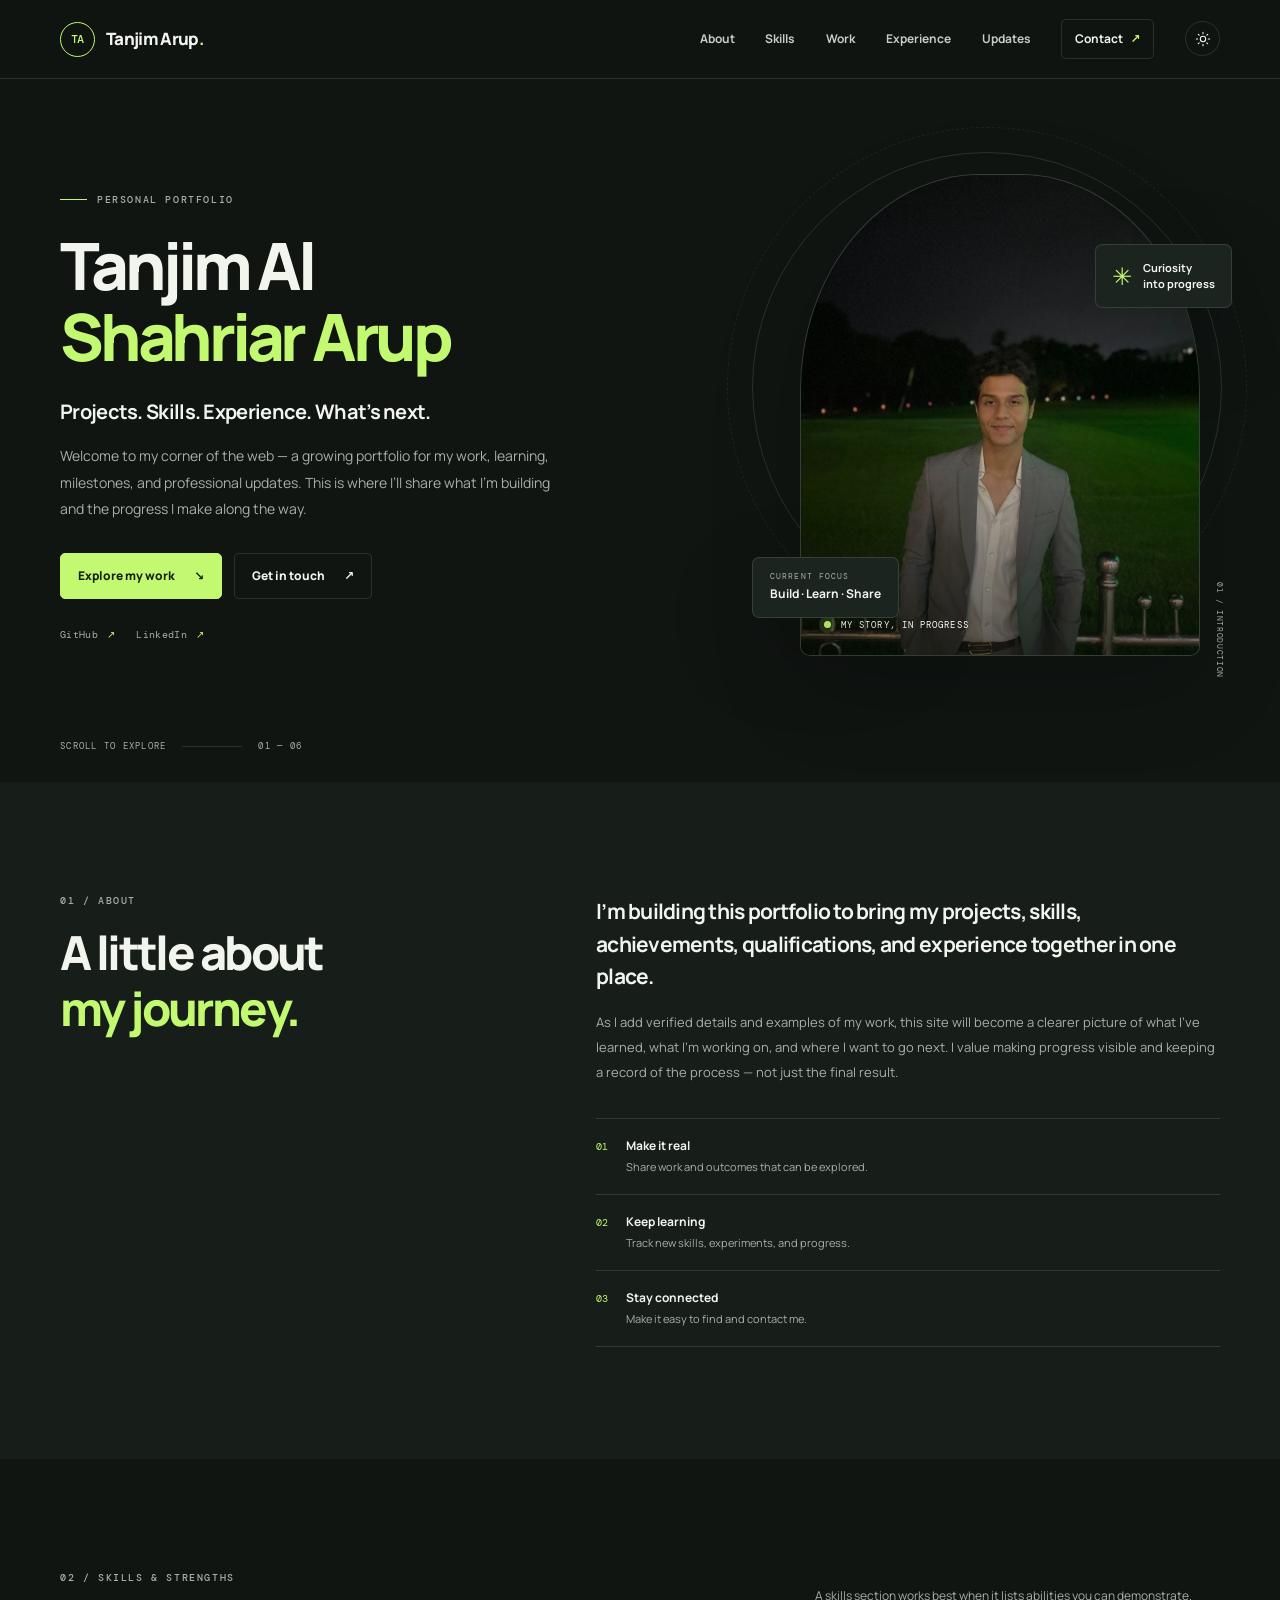
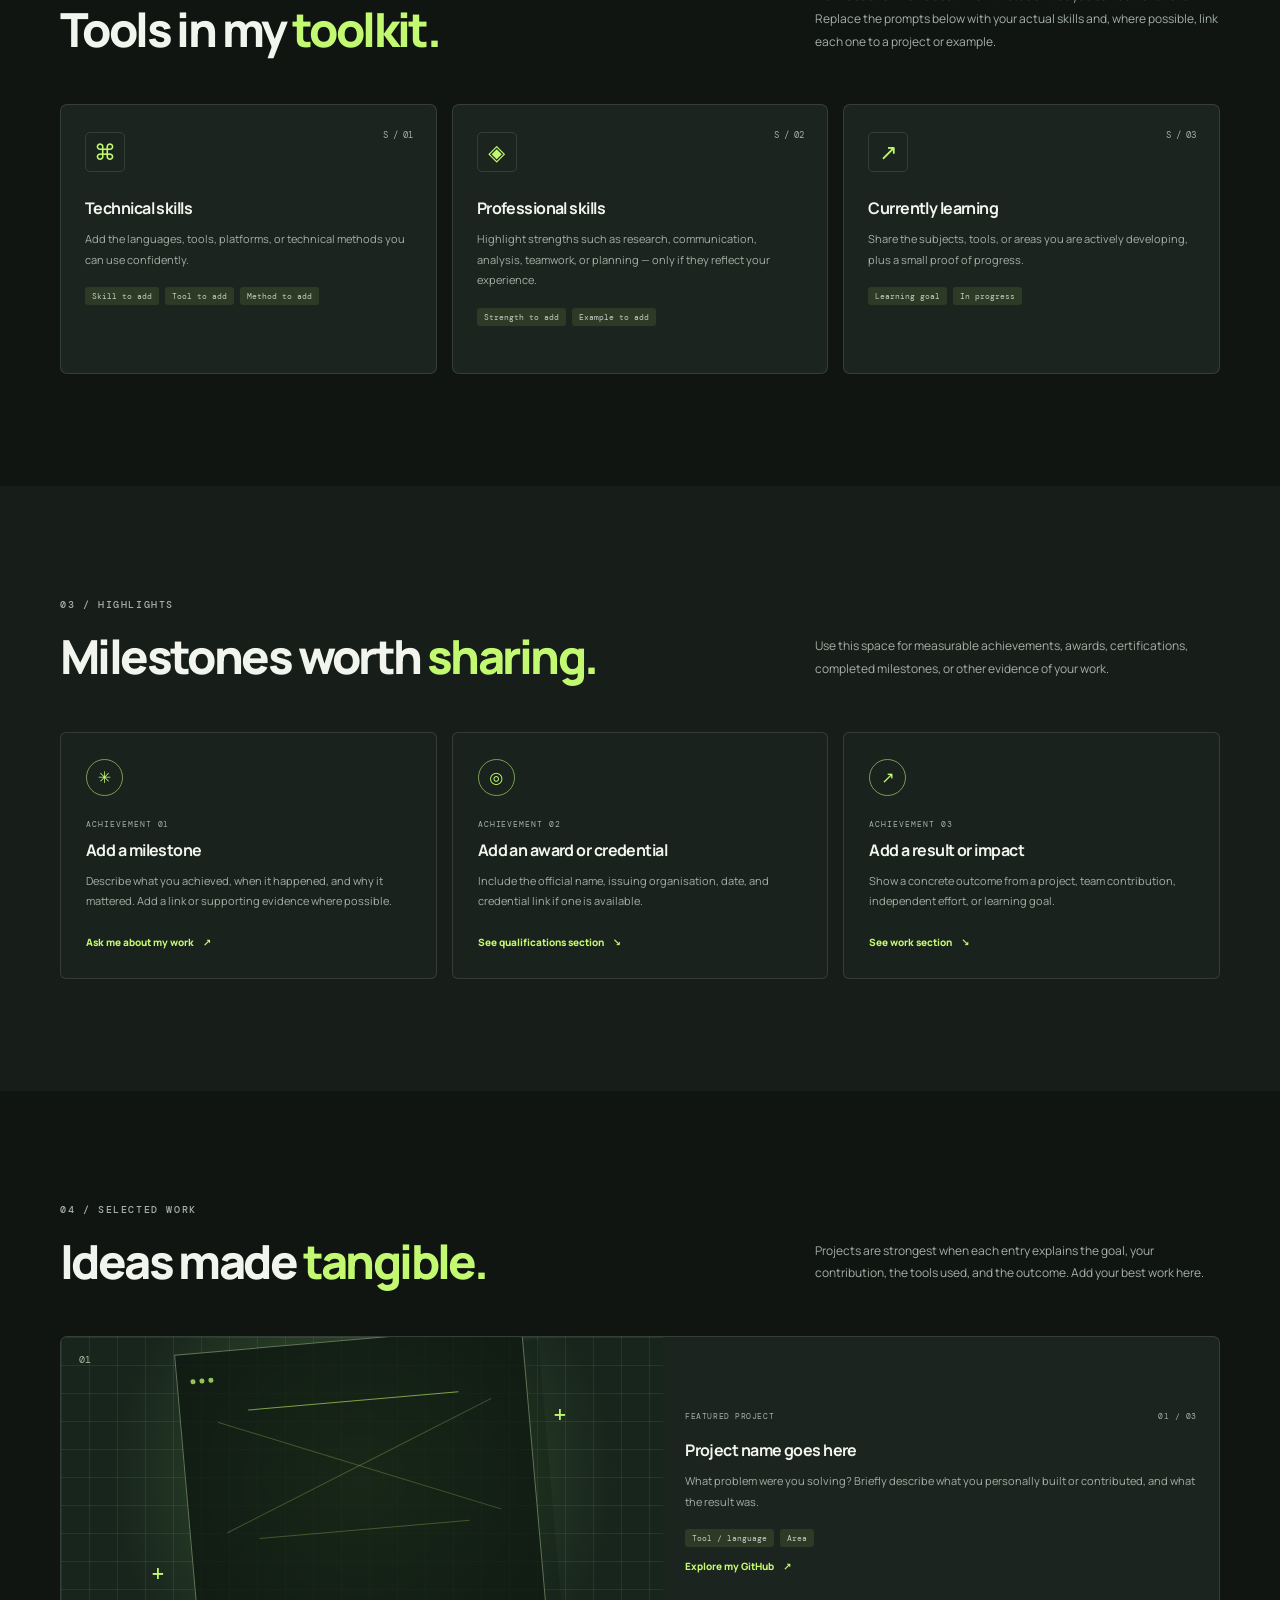
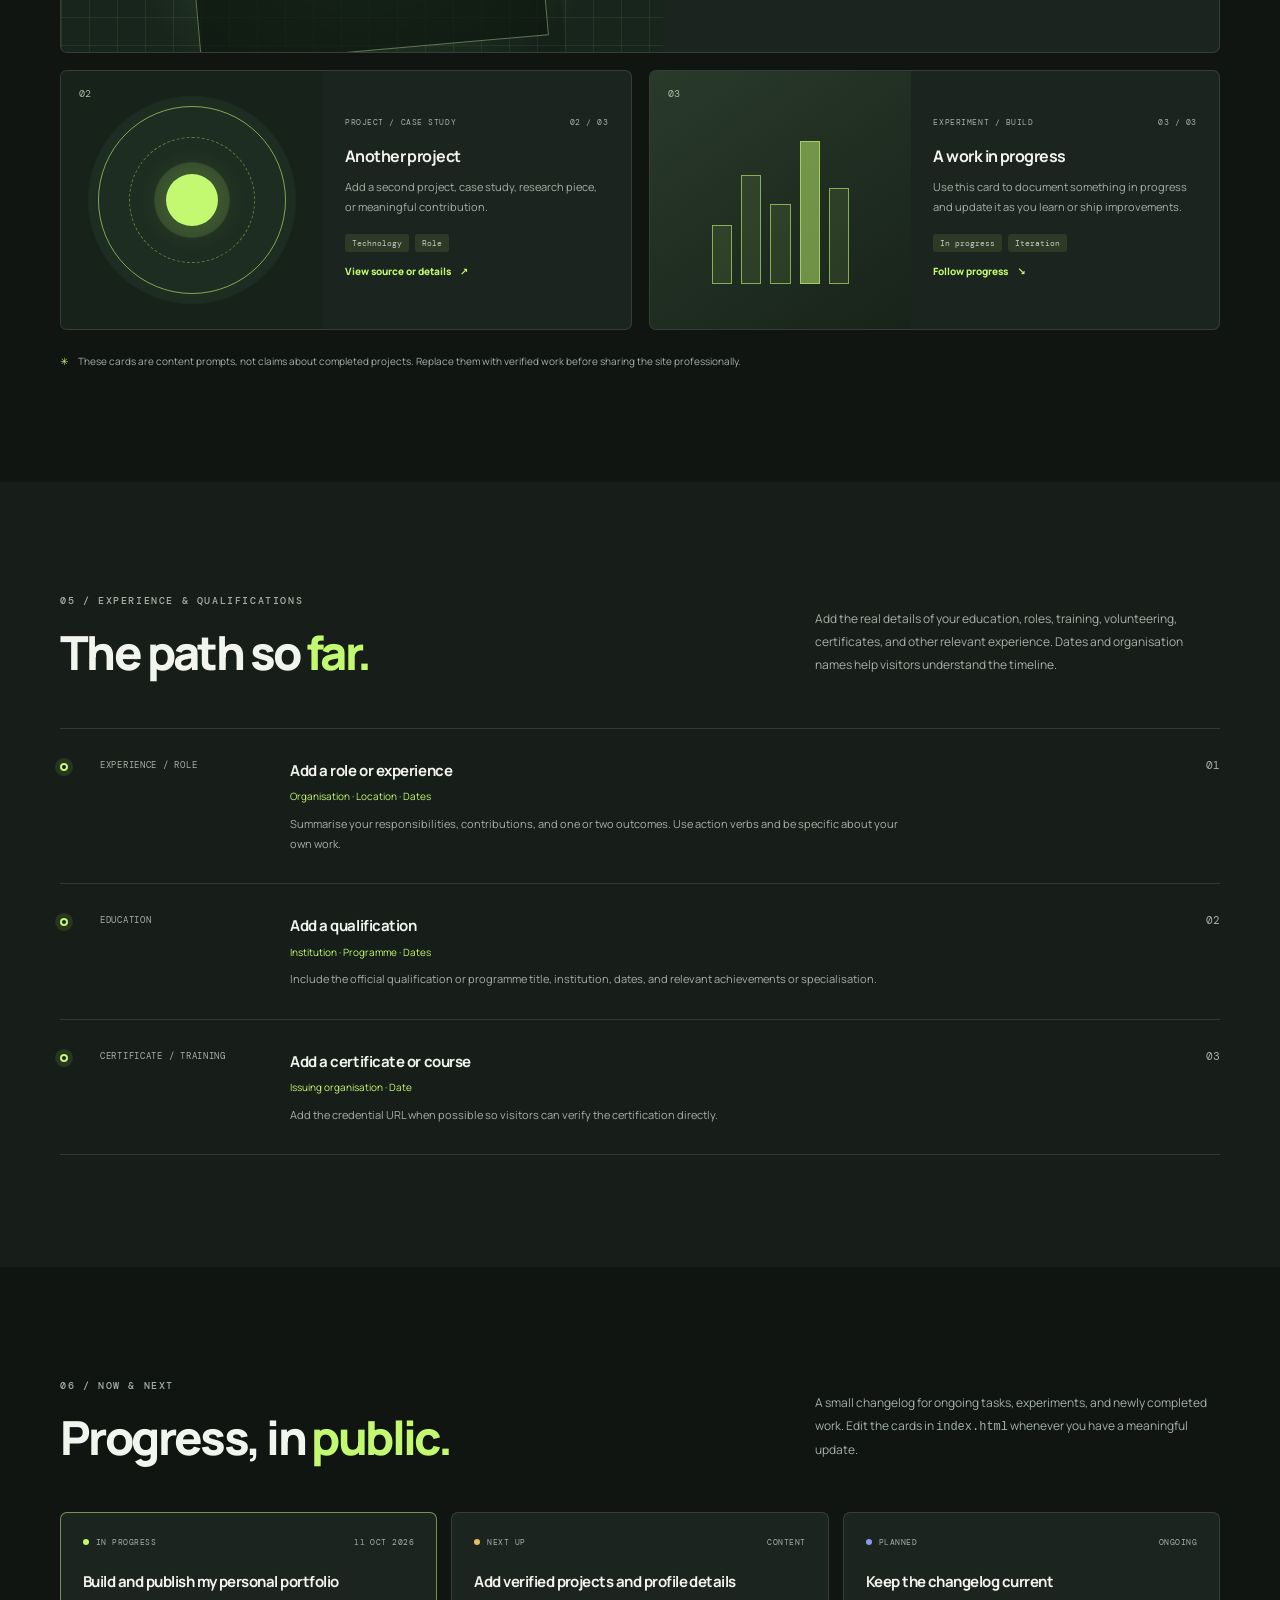
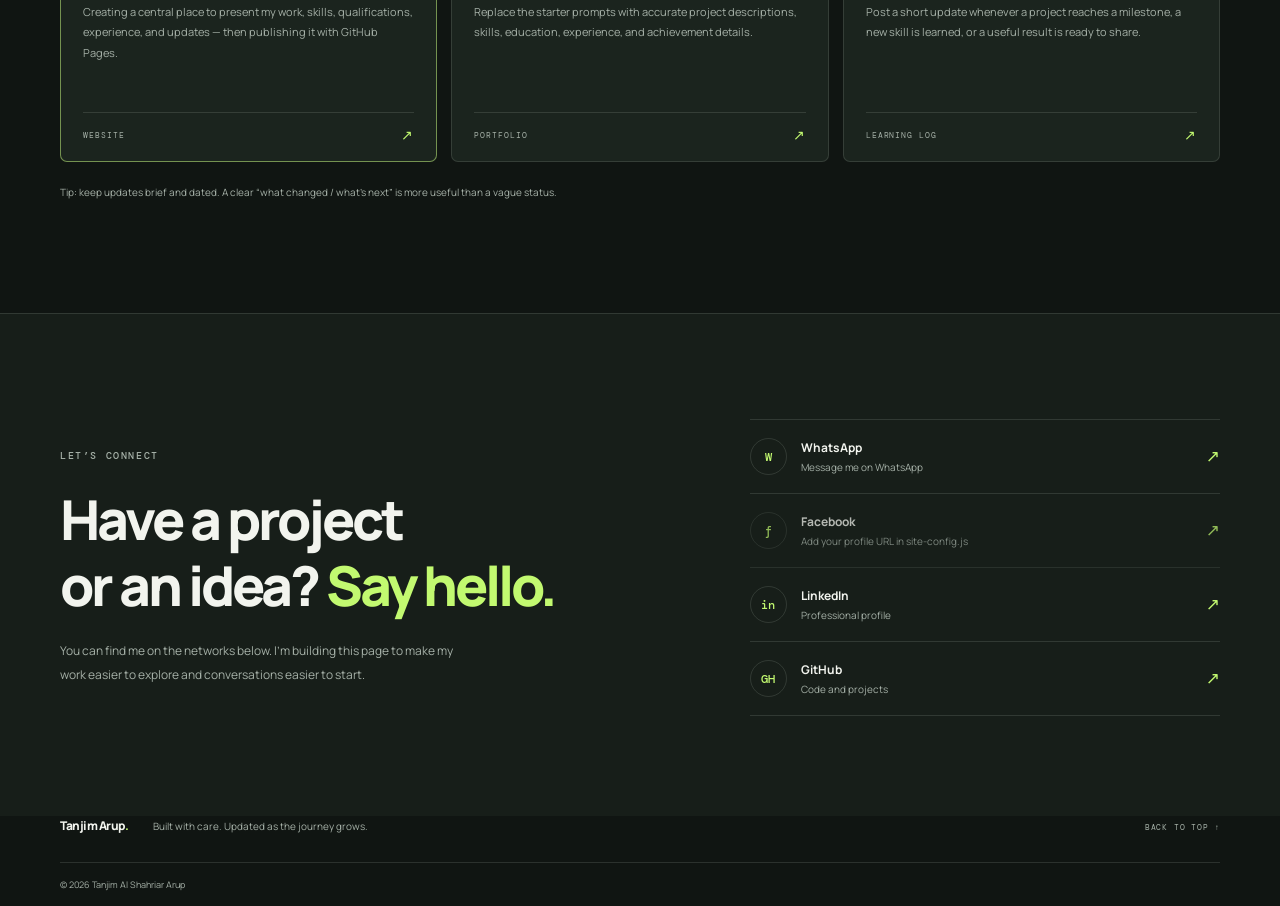
<file: index.html>
<!doctype html>
<html lang="en">
<head>
  <meta charset="utf-8">
  <meta name="viewport" content="width=device-width, initial-scale=1">
  <meta name="color-scheme" content="dark light">
  <meta name="theme-color" content="#101512">
  <meta name="author" content="Tanjim Al Shahriar Arup">
  <meta name="description" content="The personal portfolio of Tanjim Al Shahriar Arup — a central place to explore projects, skills, achievements, qualifications, experience, and professional updates.">
  <meta name="robots" content="index, follow, max-image-preview:large, max-snippet:-1, max-video-preview:-1">
  <meta name="keywords" content="Tanjim Al Shahriar Arup, Tanjim Arup, portfolio, projects, skills, achievements, experience, qualifications">
  <link rel="canonical" href="https://tanjimarup.github.io/">
  <link rel="icon" href="./assets/favicon.svg" type="image/svg+xml">
  <link rel="preload" as="image" href="./assets/profile.webp" fetchpriority="high">
  <link rel="stylesheet" href="./assets/styles.css">

  <title>Tanjim Al Shahriar Arup | Personal Portfolio</title>

  <!-- Open Graph: used for link previews in social platforms and messaging apps. -->
  <meta property="og:type" content="website">
  <meta property="og:locale" content="en_MY">
  <meta property="og:site_name" content="Tanjim Al Shahriar Arup — Portfolio">
  <meta property="og:title" content="Tanjim Al Shahriar Arup | Personal Portfolio">
  <meta property="og:description" content="Explore projects, skills, achievements, qualifications, experience, and professional updates from Tanjim Al Shahriar Arup.">
  <meta property="og:url" content="https://tanjimarup.github.io/">
  <meta property="og:image" content="https://tanjimarup.github.io/assets/og-image.jpg">
  <meta property="og:image:secure_url" content="https://tanjimarup.github.io/assets/og-image.jpg">
  <meta property="og:image:type" content="image/jpeg">
  <meta property="og:image:width" content="1200">
  <meta property="og:image:height" content="630">
  <meta property="og:image:alt" content="Portfolio cover for Tanjim Al Shahriar Arup, with his portrait and the words projects, skills, experience, and updates.">

  <!-- Twitter/X link preview metadata. -->
  <meta name="twitter:card" content="summary_large_image">
  <meta name="twitter:title" content="Tanjim Al Shahriar Arup | Personal Portfolio">
  <meta name="twitter:description" content="Projects, skills, achievements, qualifications, experience, and professional updates.">
  <meta name="twitter:image" content="https://tanjimarup.github.io/assets/og-image.jpg">
  <meta name="twitter:image:alt" content="Portfolio cover for Tanjim Al Shahriar Arup.">

  <!-- Structured data: only verified identity links are included here. Add job/education facts only when confirmed. -->
  <script type="application/ld+json">
  {
    "@context": "https://schema.org",
    "@graph": [
      {
        "@type": "Person",
        "@id": "https://tanjimarup.github.io/#person",
        "name": "Tanjim Al Shahriar Arup",
        "url": "https://tanjimarup.github.io/",
        "image": "https://tanjimarup.github.io/assets/og-image.jpg",
        "description": "Personal portfolio for Tanjim Al Shahriar Arup, featuring projects, skills, achievements, qualifications, experience, and professional updates.",
        "sameAs": [
          "https://github.com/TanjimArup",
          "https://www.linkedin.com/in/tanjim-al-shahriar-arup-264a21351/"
        ]
      },
      {
        "@type": "WebSite",
        "@id": "https://tanjimarup.github.io/#website",
        "url": "https://tanjimarup.github.io/",
        "name": "Tanjim Al Shahriar Arup — Personal Portfolio",
        "inLanguage": "en",
        "publisher": { "@id": "https://tanjimarup.github.io/#person" }
      }
    ]
  }
  </script>

  <script src="./site-config.js" defer></script>
  <script src="./assets/script.js" defer></script>
</head>
<body>
  <a class="skip-link" href="#main">Skip to content</a>

  <header class="site-header">
    <div class="nav-wrap container">
      <a class="brand" href="#top" aria-label="Tanjim Al Shahriar Arup, home">
        <span class="brand-mark" aria-hidden="true">TA</span>
        <span class="brand-name">Tanjim Arup<span class="brand-dot">.</span></span>
      </a>

      <button class="menu-toggle" type="button" aria-label="Open navigation menu" aria-expanded="false" aria-controls="primary-nav">
        <span></span><span></span>
      </button>

      <nav class="primary-nav" id="primary-nav" aria-label="Main navigation">
        <a href="#about">About</a>
        <a href="#skills">Skills</a>
        <a href="#work">Work</a>
        <a href="#experience">Experience</a>
        <a href="#updates">Updates</a>
        <a class="nav-contact" href="#contact">Contact <span aria-hidden="true">↗</span></a>
        <button class="theme-toggle" type="button" aria-label="Switch to light theme" title="Switch theme">
          <svg class="theme-icon theme-icon-sun" viewBox="0 0 24 24" aria-hidden="true"><circle cx="12" cy="12" r="4"></circle><path d="M12 2v2m0 16v2M4.93 4.93l1.42 1.42m11.3 11.3 1.42 1.42M2 12h2m16 0h2M4.93 19.07l1.42-1.42m11.3-11.3 1.42-1.42"></path></svg>
          <svg class="theme-icon theme-icon-moon" viewBox="0 0 24 24" aria-hidden="true"><path d="M20.5 15.5A8.5 8.5 0 0 1 8.5 3.5 8.7 8.7 0 1 0 20.5 15.5Z"></path></svg>
        </button>
      </nav>
    </div>
  </header>

  <main id="main">
    <section class="hero section-shell" id="top" aria-labelledby="hero-title">
      <div class="hero-grid container">
        <div class="hero-copy">
          <p class="eyebrow"><span class="eyebrow-line"></span> PERSONAL PORTFOLIO</p>
          <h1 id="hero-title">Tanjim Al<br><span class="text-accent">Shahriar Arup</span></h1>
          <p class="hero-subtitle">Projects. Skills. Experience. What’s next.</p>
          <p class="hero-description">Welcome to my corner of the web — a growing portfolio for my work, learning, milestones, and professional updates. This is where I’ll share what I’m building and the progress I make along the way.</p>
          <div class="hero-actions">
            <a class="button button-primary" href="#work">Explore my work <span aria-hidden="true">↘</span></a>
            <a class="button button-secondary" href="#contact">Get in touch <span aria-hidden="true">↗</span></a>
          </div>
          <div class="hero-socials" aria-label="Social profiles">
            <a href="https://github.com/TanjimArup" target="_blank" rel="me noopener noreferrer">GitHub <span aria-hidden="true">↗</span></a>
            <a href="https://www.linkedin.com/in/tanjim-al-shahriar-arup-264a21351/" target="_blank" rel="me noopener noreferrer">LinkedIn <span aria-hidden="true">↗</span></a>
          </div>
        </div>

        <div class="hero-visual">
          <div class="visual-orbit orbit-one" aria-hidden="true"></div>
          <div class="visual-orbit orbit-two" aria-hidden="true"></div>
          <div class="portrait-frame">
            <img src="./assets/profile.webp" alt="Portrait of Tanjim Al Shahriar Arup wearing a grey blazer and white shirt outdoors at night." width="900" height="900" fetchpriority="high">
            <div class="portrait-label"><span class="label-pulse" aria-hidden="true"></span><span>MY STORY, IN PROGRESS</span></div>
          </div>
          <div class="floating-note note-top"><span class="note-symbol" aria-hidden="true">✳</span><span>Curiosity<br>into progress</span></div>
          <div class="floating-note note-bottom"><span class="note-small">CURRENT FOCUS</span><strong>Build · Learn · Share</strong></div>
          <span class="visual-coordinate" aria-hidden="true">01 / INTRODUCTION</span>
        </div>
      </div>
      <div class="hero-bottom container" aria-hidden="true"><span>SCROLL TO EXPLORE</span><span class="scroll-line"></span><span>01 — 06</span></div>
    </section>

    <section class="section section-muted" id="about" aria-labelledby="about-title">
      <div class="container two-column">
        <div class="section-heading">
          <p class="eyebrow">01 / ABOUT</p>
          <h2 id="about-title">A little about<br><span class="text-accent">my journey.</span></h2>
        </div>
        <div class="about-content">
          <p class="lead-copy">I’m building this portfolio to bring my projects, skills, achievements, qualifications, and experience together in one place.</p>
          <p class="body-copy">As I add verified details and examples of my work, this site will become a clearer picture of what I’ve learned, what I’m working on, and where I want to go next. I value making progress visible and keeping a record of the process — not just the final result.</p>
          <div class="about-principles">
            <div><span class="principle-number">01</span><span><strong>Make it real</strong><small>Share work and outcomes that can be explored.</small></span></div>
            <div><span class="principle-number">02</span><span><strong>Keep learning</strong><small>Track new skills, experiments, and progress.</small></span></div>
            <div><span class="principle-number">03</span><span><strong>Stay connected</strong><small>Make it easy to find and contact me.</small></span></div>
          </div>
        </div>
      </div>
    </section>

    <section class="section" id="skills" aria-labelledby="skills-title">
      <div class="container">
        <div class="section-heading heading-row">
          <div><p class="eyebrow">02 / SKILLS & STRENGTHS</p><h2 id="skills-title">Tools in my <span class="text-accent">toolkit.</span></h2></div>
          <p class="section-intro">A skills section works best when it lists abilities you can demonstrate. Replace the prompts below with your actual skills and, where possible, link each one to a project or example.</p>
        </div>
        <div class="skill-grid">
          <article class="skill-card"><span class="card-index">S / 01</span><span class="skill-icon" aria-hidden="true">⌘</span><h3>Technical skills</h3><p>Add the languages, tools, platforms, or technical methods you can use confidently.</p><div class="tag-row"><span>Skill to add</span><span>Tool to add</span><span>Method to add</span></div></article>
          <article class="skill-card"><span class="card-index">S / 02</span><span class="skill-icon" aria-hidden="true">◈</span><h3>Professional skills</h3><p>Highlight strengths such as research, communication, analysis, teamwork, or planning — only if they reflect your experience.</p><div class="tag-row"><span>Strength to add</span><span>Example to add</span></div></article>
          <article class="skill-card"><span class="card-index">S / 03</span><span class="skill-icon" aria-hidden="true">↗</span><h3>Currently learning</h3><p>Share the subjects, tools, or areas you are actively developing, plus a small proof of progress.</p><div class="tag-row"><span>Learning goal</span><span>In progress</span></div></article>
        </div>
      </div>
    </section>

    <section class="section section-muted" id="highlights" aria-labelledby="highlights-title">
      <div class="container">
        <div class="section-heading heading-row">
          <div><p class="eyebrow">03 / HIGHLIGHTS</p><h2 id="highlights-title">Milestones worth <span class="text-accent">sharing.</span></h2></div>
          <p class="section-intro">Use this space for measurable achievements, awards, certifications, completed milestones, or other evidence of your work.</p>
        </div>
        <div class="highlight-grid">
          <article class="highlight-card"><span class="highlight-mark" aria-hidden="true">✳</span><p class="card-kicker">ACHIEVEMENT 01</p><h3>Add a milestone</h3><p>Describe what you achieved, when it happened, and why it mattered. Add a link or supporting evidence where possible.</p><a class="text-link" href="#contact">Ask me about my work <span aria-hidden="true">↗</span></a></article>
          <article class="highlight-card"><span class="highlight-mark" aria-hidden="true">◎</span><p class="card-kicker">ACHIEVEMENT 02</p><h3>Add an award or credential</h3><p>Include the official name, issuing organisation, date, and credential link if one is available.</p><a class="text-link" href="#experience">See qualifications section <span aria-hidden="true">↘</span></a></article>
          <article class="highlight-card"><span class="highlight-mark" aria-hidden="true">↗</span><p class="card-kicker">ACHIEVEMENT 03</p><h3>Add a result or impact</h3><p>Show a concrete outcome from a project, team contribution, independent effort, or learning goal.</p><a class="text-link" href="#work">See work section <span aria-hidden="true">↘</span></a></article>
        </div>
      </div>
    </section>

    <section class="section" id="work" aria-labelledby="work-title">
      <div class="container">
        <div class="section-heading heading-row">
          <div><p class="eyebrow">04 / SELECTED WORK</p><h2 id="work-title">Ideas made <span class="text-accent">tangible.</span></h2></div>
          <p class="section-intro">Projects are strongest when each entry explains the goal, your contribution, the tools used, and the outcome. Add your best work here.</p>
        </div>
        <div class="work-grid">
          <article class="work-card work-card-featured">
            <div class="work-art art-grid" aria-hidden="true"><span class="art-number">01</span><span class="art-cross cross-one">+</span><span class="art-cross cross-two">+</span><div class="art-window"><span></span><span></span><span></span><div class="art-window-lines"></div></div></div>
            <div class="work-card-body"><div class="work-meta"><span>FEATURED PROJECT</span><span>01 / 03</span></div><h3>Project name goes here</h3><p>What problem were you solving? Briefly describe what you personally built or contributed, and what the result was.</p><div class="tag-row"><span>Tool / language</span><span>Area</span></div><a class="text-link" href="https://github.com/TanjimArup" target="_blank" rel="noopener noreferrer">Explore my GitHub <span aria-hidden="true">↗</span></a></div>
          </article>
          <article class="work-card">
            <div class="work-art art-circle" aria-hidden="true"><span class="art-number">02</span><div class="circle-ring ring-a"></div><div class="circle-ring ring-b"></div><div class="circle-core"></div></div>
            <div class="work-card-body"><div class="work-meta"><span>PROJECT / CASE STUDY</span><span>02 / 03</span></div><h3>Another project</h3><p>Add a second project, case study, research piece, or meaningful contribution.</p><div class="tag-row"><span>Technology</span><span>Role</span></div><a class="text-link" href="https://github.com/TanjimArup" target="_blank" rel="noopener noreferrer">View source or details <span aria-hidden="true">↗</span></a></div>
          </article>
          <article class="work-card">
            <div class="work-art art-bars" aria-hidden="true"><span class="art-number">03</span><span class="bar bar-one"></span><span class="bar bar-two"></span><span class="bar bar-three"></span><span class="bar bar-four"></span><span class="bar bar-five"></span></div>
            <div class="work-card-body"><div class="work-meta"><span>EXPERIMENT / BUILD</span><span>03 / 03</span></div><h3>A work in progress</h3><p>Use this card to document something in progress and update it as you learn or ship improvements.</p><div class="tag-row"><span>In progress</span><span>Iteration</span></div><a class="text-link" href="#updates">Follow progress <span aria-hidden="true">↘</span></a></div>
          </article>
        </div>
        <p class="inline-note"><span aria-hidden="true">✳</span> These cards are content prompts, not claims about completed projects. Replace them with verified work before sharing the site professionally.</p>
      </div>
    </section>

    <section class="section section-muted" id="experience" aria-labelledby="experience-title">
      <div class="container">
        <div class="section-heading heading-row">
          <div><p class="eyebrow">05 / EXPERIENCE & QUALIFICATIONS</p><h2 id="experience-title">The path so <span class="text-accent">far.</span></h2></div>
          <p class="section-intro">Add the real details of your education, roles, training, volunteering, certificates, and other relevant experience. Dates and organisation names help visitors understand the timeline.</p>
        </div>
        <div class="timeline">
          <article class="timeline-item"><div class="timeline-marker" aria-hidden="true"></div><div class="timeline-date">EXPERIENCE / ROLE</div><div class="timeline-main"><h3>Add a role or experience</h3><p class="timeline-org">Organisation · Location · Dates</p><p>Summarise your responsibilities, contributions, and one or two outcomes. Use action verbs and be specific about your own work.</p></div><span class="timeline-count">01</span></article>
          <article class="timeline-item"><div class="timeline-marker" aria-hidden="true"></div><div class="timeline-date">EDUCATION</div><div class="timeline-main"><h3>Add a qualification</h3><p class="timeline-org">Institution · Programme · Dates</p><p>Include the official qualification or programme title, institution, dates, and relevant achievements or specialisation.</p></div><span class="timeline-count">02</span></article>
          <article class="timeline-item"><div class="timeline-marker" aria-hidden="true"></div><div class="timeline-date">CERTIFICATE / TRAINING</div><div class="timeline-main"><h3>Add a certificate or course</h3><p class="timeline-org">Issuing organisation · Date</p><p>Add the credential URL when possible so visitors can verify the certification directly.</p></div><span class="timeline-count">03</span></article>
        </div>
      </div>
    </section>

    <section class="section updates-section" id="updates" aria-labelledby="updates-title">
      <div class="container">
        <div class="section-heading heading-row">
          <div><p class="eyebrow">06 / NOW & NEXT</p><h2 id="updates-title">Progress, in <span class="text-accent">public.</span></h2></div>
          <p class="section-intro">A small changelog for ongoing tasks, experiments, and newly completed work. Edit the cards in <code>index.html</code> whenever you have a meaningful update.</p>
        </div>
        <div class="updates-grid">
          <article class="update-card update-current"><div class="update-topline"><span class="status status-progress"><span></span> IN PROGRESS</span><time datetime="2026-10-11">11 OCT 2026</time></div><h3>Build and publish my personal portfolio</h3><p>Creating a central place to present my work, skills, qualifications, experience, and updates — then publishing it with GitHub Pages.</p><div class="update-footer"><span>WEBSITE</span><span aria-hidden="true">↗</span></div></article>
          <article class="update-card"><div class="update-topline"><span class="status status-next"><span></span> NEXT UP</span><span>CONTENT</span></div><h3>Add verified projects and profile details</h3><p>Replace the starter prompts with accurate project descriptions, skills, education, experience, and achievement details.</p><div class="update-footer"><span>PORTFOLIO</span><span aria-hidden="true">↗</span></div></article>
          <article class="update-card"><div class="update-topline"><span class="status status-planned"><span></span> PLANNED</span><span>ONGOING</span></div><h3>Keep the changelog current</h3><p>Post a short update whenever a project reaches a milestone, a new skill is learned, or a useful result is ready to share.</p><div class="update-footer"><span>LEARNING LOG</span><span aria-hidden="true">↗</span></div></article>
        </div>
        <p class="updates-tip">Tip: keep updates brief and dated. A clear “what changed / what’s next” is more useful than a vague status.</p>
      </div>
    </section>

    <section class="contact-section" id="contact" aria-labelledby="contact-title">
      <div class="container contact-layout">
        <div><p class="eyebrow">LET’S CONNECT</p><h2 id="contact-title">Have a project<br>or an idea? <span class="text-accent">Say hello.</span></h2><p class="contact-copy">You can find me on the networks below. I’m building this page to make my work easier to explore and conversations easier to start.</p></div>
        <div class="contact-links" aria-label="Contact and social links">
          <a class="contact-link" data-social="whatsapp" href="#contact" aria-disabled="true" title="Add your WhatsApp number in site-config.js"><span class="social-icon" aria-hidden="true">W</span><span><strong>WhatsApp</strong><small>Add your number in site-config.js</small></span><span class="contact-arrow" aria-hidden="true">↗</span></a>
          <a class="contact-link" data-social="facebook" href="#contact" aria-disabled="true" title="Add your Facebook profile URL in site-config.js"><span class="social-icon" aria-hidden="true">f</span><span><strong>Facebook</strong><small>Add your profile URL in site-config.js</small></span><span class="contact-arrow" aria-hidden="true">↗</span></a>
          <a class="contact-link" href="https://www.linkedin.com/in/tanjim-al-shahriar-arup-264a21351/" target="_blank" rel="me noopener noreferrer"><span class="social-icon" aria-hidden="true">in</span><span><strong>LinkedIn</strong><small>Professional profile</small></span><span class="contact-arrow" aria-hidden="true">↗</span></a>
          <a class="contact-link" href="https://github.com/TanjimArup" target="_blank" rel="me noopener noreferrer"><span class="social-icon" aria-hidden="true">GH</span><span><strong>GitHub</strong><small>Code and projects</small></span><span class="contact-arrow" aria-hidden="true">↗</span></a>
        </div>
      </div>
    </section>
  </main>

  <footer class="site-footer">
    <div class="container footer-inner"><a class="footer-brand" href="#top">Tanjim Arup<span class="brand-dot">.</span></a><p>Built with care. Updated as the journey grows.</p><a class="back-to-top" href="#top">BACK TO TOP ↑</a><span class="footer-copy">© <span id="current-year">2026</span> Tanjim Al Shahriar Arup</span></div>
  </footer>
</body>
</html>
</file>
<file: assets/styles.css>
@import url('https://fonts.googleapis.com/css2?family=DM+Mono:wght@400;500&family=Manrope:wght@400;500;600;700;800&display=swap');

:root {
  color-scheme: dark;
  --bg: #101512;
  --bg-soft: #171e19;
  --surface: #1b241e;
  --surface-raised: #222d25;
  --text: #f2f4ee;
  --muted: #a5b0a7;
  --muted-strong: #c5cdc5;
  --line: rgba(224, 235, 220, .13);
  --accent: #c2f970;
  --accent-dark: #17210e;
  --accent-soft: rgba(194, 249, 112, .1);
  --shadow: 0 30px 90px rgba(0, 0, 0, .2);
  --mono: 'DM Mono', ui-monospace, SFMono-Regular, Menlo, monospace;
  --sans: 'Manrope', Inter, ui-sans-serif, system-ui, -apple-system, BlinkMacSystemFont, 'Segoe UI', sans-serif;
  --container: 1160px;
}

:root[data-theme='light'] {
  color-scheme: light;
  --bg: #f5f6f0;
  --bg-soft: #eaeee6;
  --surface: #ffffff;
  --surface-raised: #f3f6ed;
  --text: #182019;
  --muted: #5e6b61;
  --muted-strong: #3e4a41;
  --line: rgba(23, 38, 26, .14);
  --accent: #426d16;
  --accent-dark: #f6faef;
  --accent-soft: rgba(66, 109, 22, .09);
  --shadow: 0 24px 70px rgba(25, 43, 22, .09);
}

* { box-sizing: border-box; }
html { scroll-behavior: smooth; scroll-padding-top: 90px; }
body { margin: 0; background: var(--bg); color: var(--text); font-family: var(--sans); font-size: 16px; line-height: 1.7; -webkit-font-smoothing: antialiased; text-rendering: optimizeLegibility; transition: background-color .25s ease, color .25s ease; }
img { display: block; max-width: 100%; }
a { color: inherit; text-decoration: none; }
button { font: inherit; }
button, a { -webkit-tap-highlight-color: transparent; }
::selection { background: var(--accent); color: var(--accent-dark); }
.container { width: min(var(--container), calc(100% - 48px)); margin-inline: auto; }
.section { padding: 112px 0; }
.section-muted { background: var(--bg-soft); }
.skip-link { position: absolute; top: -80px; left: 18px; z-index: 1000; background: var(--accent); color: var(--accent-dark); padding: 10px 14px; border-radius: 7px; font-weight: 800; }
.skip-link:focus { top: 12px; }

.site-header { position: sticky; top: 0; z-index: 100; background: color-mix(in srgb, var(--bg) 88%, transparent); backdrop-filter: blur(18px); border-bottom: 1px solid var(--line); }
.nav-wrap { min-height: 78px; display: flex; align-items: center; justify-content: space-between; gap: 24px; }
.brand { display: inline-flex; align-items: center; gap: 11px; font-weight: 800; letter-spacing: -.04em; font-size: 17px; white-space: nowrap; }
.brand-mark { width: 35px; height: 35px; display: grid; place-items: center; border: 1px solid var(--accent); color: var(--accent); border-radius: 50%; font: 500 12px var(--mono); letter-spacing: -.08em; }
.brand-dot { color: var(--accent); }
.primary-nav { display: flex; align-items: center; gap: clamp(16px, 2.4vw, 31px); }
.primary-nav > a { color: var(--muted-strong); font-size: 12px; font-weight: 700; transition: color .2s ease; }
.primary-nav > a:hover, .primary-nav > a:focus-visible { color: var(--accent); }
.primary-nav .nav-contact { padding: 9px 13px; border: 1px solid var(--line); border-radius: 5px; color: var(--text); }
.nav-contact span { color: var(--accent); margin-left: 5px; }
.theme-toggle { width: 35px; height: 35px; display: grid; place-items: center; background: transparent; color: var(--text); border: 1px solid var(--line); border-radius: 50%; cursor: pointer; }
.theme-icon { width: 16px; height: 16px; fill: none; stroke: currentColor; stroke-width: 1.6; stroke-linecap: round; stroke-linejoin: round; }
.theme-icon-moon { display: none; }
:root[data-theme='light'] .theme-icon-sun { display: none; }
:root[data-theme='light'] .theme-icon-moon { display: block; }
.menu-toggle { display: none; }

.hero { padding: 76px 0 30px; min-height: 670px; overflow: hidden; position: relative; }
.hero-grid { display: grid; grid-template-columns: minmax(0, 1.05fr) minmax(340px, .8fr); align-items: center; gap: clamp(40px, 7vw, 100px); min-height: 540px; }
.hero-copy { position: relative; z-index: 2; padding-bottom: 16px; }
.eyebrow { display: flex; align-items: center; gap: 10px; margin: 0 0 24px; font: 500 10px var(--mono); letter-spacing: .16em; color: var(--muted); }
.eyebrow-line { display: inline-block; width: 27px; height: 1px; background: var(--accent); }
h1, h2, h3, p { margin-top: 0; }
h1 { font-size: clamp(42px, 5.1vw, 72px); line-height: 1.1; letter-spacing: -.065em; font-weight: 800; margin-bottom: 22px; }
.text-accent { color: var(--accent); }
.hero-subtitle { font-size: clamp(15px, 1.6vw, 20px); font-weight: 700; letter-spacing: -.035em; margin-bottom: 14px; }
.hero-description { max-width: 500px; color: var(--muted); line-height: 1.9; font-size: 14px; }
.hero-actions { display: flex; flex-wrap: wrap; gap: 12px; margin: 30px 0 29px; }
.button { min-height: 46px; padding: 12px 17px; display: inline-flex; align-items: center; gap: 19px; border-radius: 5px; font-size: 12px; font-weight: 800; transition: transform .2s ease, background .2s ease, border-color .2s ease; }
.button:hover { transform: translateY(-2px); }
.button-primary { background: var(--accent); color: var(--accent-dark); border: 1px solid var(--accent); }
.button-primary:hover { filter: brightness(1.06); }
.button-secondary { color: var(--text); border: 1px solid var(--line); }
.button-secondary:hover { border-color: var(--accent); }
.hero-socials { display: flex; gap: 21px; color: var(--muted); font: 10px var(--mono); letter-spacing: .03em; }
.hero-socials a { transition: color .2s; }
.hero-socials a:hover { color: var(--accent); }
.hero-socials span { color: var(--accent); margin-left: 3px; }
.hero-visual { justify-self: end; position: relative; width: min(100%, 420px); padding: 0 20px 20px 0; }
.portrait-frame { position: relative; z-index: 1; aspect-ratio: .83; overflow: hidden; border: 1px solid var(--line); border-radius: 45% 45% 10px 10px; background: var(--surface); box-shadow: var(--shadow); }
.portrait-frame::after { content: ''; position: absolute; inset: 40% 0 0; background: linear-gradient(180deg, transparent 0%, rgba(5, 10, 6, .55) 100%); pointer-events: none; }
.portrait-frame img { width: 100%; height: 100%; object-fit: cover; object-position: center 42%; }
.portrait-label { position: absolute; z-index: 2; left: 23px; bottom: 24px; display: flex; align-items: center; gap: 10px; color: white; font: 9px var(--mono); letter-spacing: .12em; }
.label-pulse { width: 7px; height: 7px; background: #c2f970; border-radius: 50%; box-shadow: 0 0 0 5px rgba(194, 249, 112, .14); }
.visual-orbit { position: absolute; border: 1px solid var(--line); border-radius: 50%; pointer-events: none; }
.orbit-one { width: 470px; height: 470px; top: -22px; left: -48px; }
.orbit-two { width: 520px; height: 520px; top: -47px; left: -73px; border-style: dashed; opacity: .55; }
.floating-note { position: absolute; z-index: 3; background: var(--surface); border: 1px solid var(--line); border-radius: 7px; box-shadow: var(--shadow); }
.note-top { top: 70px; right: -12px; display: flex; align-items: center; gap: 11px; padding: 13px 16px; font-size: 11px; font-weight: 700; line-height: 1.5; }
.note-symbol { color: var(--accent); font-size: 24px; }
.note-bottom { bottom: 58px; left: -48px; display: flex; flex-direction: column; gap: 3px; padding: 13px 17px; }
.note-small { font: 8px var(--mono); letter-spacing: .14em; color: var(--muted); }
.note-bottom strong { font-size: 12px; }
.visual-coordinate { position: absolute; right: -5px; bottom: -2px; color: var(--muted); font: 8px var(--mono); letter-spacing: .08em; writing-mode: vertical-rl; }
.hero-bottom { margin-top: 45px; display: flex; gap: 16px; align-items: center; color: var(--muted); font: 9px var(--mono); letter-spacing: .14em; }
.scroll-line { display: inline-block; width: 60px; height: 1px; background: var(--line); }

.two-column { display: grid; grid-template-columns: .82fr 1.18fr; gap: clamp(40px, 8vw, 130px); }
.section-heading { margin-bottom: 47px; }
.section-heading .eyebrow { margin-bottom: 17px; }
h2 { margin-bottom: 0; font-size: clamp(32px, 4vw, 47px); line-height: 1.2; letter-spacing: -.055em; font-weight: 800; }
.lead-copy { font-size: 21px; font-weight: 700; line-height: 1.55; letter-spacing: -.035em; margin: 1px 0 17px; }
.body-copy { font-size: 13px; color: var(--muted); line-height: 1.95; }
.about-principles { border-top: 1px solid var(--line); margin-top: 32px; }
.about-principles > div { display: flex; gap: 18px; padding: 17px 0; border-bottom: 1px solid var(--line); }
.principle-number { font: 10px var(--mono); color: var(--accent); padding-top: 4px; }
.about-principles strong, .about-principles small { display: block; }
.about-principles strong { font-size: 12px; margin-bottom: 2px; }
.about-principles small { font-size: 11px; color: var(--muted); }
.heading-row { display: flex; justify-content: space-between; align-items: end; gap: 45px; }
.heading-row .section-intro { max-width: 405px; margin-bottom: 4px; font-size: 12px; color: var(--muted); line-height: 1.9; }

.skill-grid { display: grid; grid-template-columns: repeat(3, 1fr); gap: 15px; }
.skill-card { position: relative; min-height: 270px; padding: 27px 24px 22px; background: var(--surface); border: 1px solid var(--line); border-radius: 7px; transition: transform .2s ease, border-color .2s ease; }
.skill-card:hover { transform: translateY(-4px); border-color: color-mix(in srgb, var(--accent) 45%, var(--line)); }
.card-index { position: absolute; top: 24px; right: 23px; font: 9px var(--mono); color: var(--muted); }
.skill-icon { display: grid; place-items: center; width: 40px; height: 40px; border: 1px solid var(--line); border-radius: 5px; color: var(--accent); font-size: 22px; margin-bottom: 25px; }
.skill-card h3, .highlight-card h3, .work-card h3, .update-card h3 { font-size: 16px; letter-spacing: -.035em; line-height: 1.45; margin-bottom: 9px; }
.skill-card p, .highlight-card > p:not(.card-kicker), .work-card-body > p, .update-card > p { font-size: 11px; line-height: 1.85; color: var(--muted); }
.tag-row { display: flex; flex-wrap: wrap; gap: 6px; margin-top: 17px; }
.tag-row span { display: inline-block; padding: 4px 7px; background: var(--accent-soft); color: var(--muted-strong); border-radius: 3px; font: 8px var(--mono); }

.highlight-grid { display: grid; grid-template-columns: repeat(3, 1fr); gap: 15px; }
.highlight-card { padding: 26px 25px 24px; border: 1px solid var(--line); border-radius: 6px; background: color-mix(in srgb, var(--surface) 72%, transparent); }
.highlight-mark { display: grid; place-items: center; width: 37px; height: 37px; border-radius: 50%; border: 1px solid color-mix(in srgb, var(--accent) 50%, var(--line)); color: var(--accent); margin-bottom: 23px; }
.card-kicker { color: var(--muted); font: 8px var(--mono); letter-spacing: .12em; margin-bottom: 10px; }
.text-link { display: inline-flex; align-items: center; gap: 9px; color: var(--accent); font-size: 10px; font-weight: 800; margin-top: 11px; }
.text-link:hover { text-decoration: underline; text-underline-offset: 4px; }

.work-grid { display: grid; grid-template-columns: repeat(2, minmax(0, 1fr)); gap: 17px; }
.work-card { display: grid; grid-template-columns: .92fr 1.08fr; overflow: hidden; border: 1px solid var(--line); border-radius: 7px; background: var(--surface); min-height: 260px; }
.work-card-featured { grid-column: 1 / -1; grid-template-columns: 1.04fr .96fr; }
.work-art { position: relative; display: grid; place-items: center; min-height: 100%; overflow: hidden; background: #1c3021; color: #d9f0c4; }
.work-card-featured .work-art { min-height: 315px; }
.art-number { position: absolute; top: 16px; left: 18px; z-index: 2; font: 10px var(--mono); color: rgba(229, 246, 215, .7); }
.art-grid { background-image: linear-gradient(rgba(211, 244, 185, .08) 1px, transparent 1px), linear-gradient(90deg, rgba(211, 244, 185, .08) 1px, transparent 1px), radial-gradient(circle at 50% 45%, #3b5b33, #18251c 72%); background-size: 28px 28px, 28px 28px, auto; }
.art-cross { position: absolute; font: 23px var(--mono); color: var(--accent); }
.cross-one { top: 20%; right: 16%; }.cross-two { bottom: 20%; left: 15%; }
.art-window { width: 58%; aspect-ratio: 1.12; background: rgba(12, 22, 15, .75); border: 1px solid rgba(213, 245, 186, .4); box-shadow: 15px 17px 0 rgba(8, 15, 10, .2); transform: rotate(-5deg); padding: 11px; }
.art-window > span { display: inline-block; width: 5px; height: 5px; background: var(--accent); opacity: .75; border-radius: 50%; margin: 0 2px; }
.art-window-lines { width: 65%; height: 45%; margin: 22px auto 0; border-top: 1px solid rgba(194, 249, 112, .6); border-bottom: 1px solid rgba(194, 249, 112, .25); position: relative; }
.art-window-lines::before, .art-window-lines::after { content: ''; position: absolute; width: 140%; height: 1px; top: 50%; left: -20%; background: rgba(194, 249, 112, .25); transform: rotate(22deg); }
.art-window-lines::after { transform: rotate(-22deg); }
.art-circle { background: radial-gradient(circle at center, #334a2b 0 20%, #1d2d21 21% 56%, #17231a 57%); }
.circle-ring { position: absolute; width: 72%; aspect-ratio: 1; border: 1px solid rgba(194, 249, 112, .6); border-radius: 50%; }
.ring-b { width: 48%; border-style: dashed; opacity: .65; }
.circle-core { width: 20%; aspect-ratio: 1; border-radius: 50%; background: var(--accent); box-shadow: 0 0 35px rgba(194, 249, 112, .2); }
.art-bars { display: flex; justify-content: center; align-items: end; gap: 9px; padding: 45px 18px; background: linear-gradient(145deg, #293a2b, #18231a); }
.bar { width: 9%; max-width: 23px; border: 1px solid rgba(194, 249, 112, .6); background: rgba(194, 249, 112, .09); }
.bar-one { height: 35%; }.bar-two { height: 65%; }.bar-three { height: 48%; }.bar-four { height: 85%; background: rgba(194, 249, 112, .5); }.bar-five { height: 57%; }
.work-card-body { padding: 24px 22px; align-self: center; }
.work-meta { display: flex; justify-content: space-between; gap: 10px; margin-bottom: 18px; color: var(--muted); font: 8px var(--mono); letter-spacing: .07em; }
.work-card-body .tag-row { margin-top: 17px; }
.inline-note { display: flex; gap: 10px; margin: 23px 0 0; color: var(--muted); font-size: 10px; line-height: 1.7; }
.inline-note span { color: var(--accent); }

.timeline { border-top: 1px solid var(--line); }
.timeline-item { display: grid; grid-template-columns: 20px 170px 1fr 45px; gap: 20px; align-items: start; padding: 29px 0; border-bottom: 1px solid var(--line); }
.timeline-marker { width: 8px; height: 8px; border: 2px solid var(--accent); border-radius: 50%; margin-top: 5px; box-shadow: 0 0 0 5px var(--accent-soft); }
.timeline-date { font: 9px var(--mono); color: var(--muted); letter-spacing: .08em; padding-top: 1px; }
.timeline-main h3 { font-size: 15px; margin-bottom: 4px; letter-spacing: -.03em; }
.timeline-org { color: var(--accent) !important; font-size: 10px !important; margin-bottom: 8px !important; }
.timeline-main p { max-width: 630px; margin-bottom: 0; font-size: 11px; color: var(--muted); line-height: 1.85; }
.timeline-count { justify-self: end; font: 11px var(--mono); color: var(--muted); }

.updates-section { background: var(--bg); }
.updates-grid { display: grid; grid-template-columns: repeat(3, 1fr); gap: 14px; }
.update-card { padding: 24px 22px 17px; min-height: 250px; display: flex; flex-direction: column; border: 1px solid var(--line); border-radius: 7px; background: var(--surface); }
.update-current { border-color: color-mix(in srgb, var(--accent) 45%, var(--line)); }
.update-topline { display: flex; justify-content: space-between; gap: 10px; align-items: center; color: var(--muted); font: 8px var(--mono); letter-spacing: .06em; margin-bottom: 24px; }
.status { display: inline-flex; align-items: center; gap: 7px; }
.status > span { width: 6px; height: 6px; border-radius: 50%; background: var(--accent); }
.status-next > span { background: #e6bd60; }.status-planned > span { background: #8a9be5; }
.update-card h3 { font-size: 15px; }
.update-card > p { margin-bottom: 19px; }
.update-footer { display: flex; justify-content: space-between; align-items: center; margin-top: auto; padding-top: 13px; border-top: 1px solid var(--line); color: var(--muted); font: 8px var(--mono); letter-spacing: .12em; }
.update-footer span:last-child { color: var(--accent); font-size: 14px; }
.updates-tip { font-size: 10px; color: var(--muted); margin: 22px 0 0; }

.contact-section { padding: 105px 0 100px; background: var(--bg-soft); border-top: 1px solid var(--line); }
.contact-layout { display: grid; grid-template-columns: 1fr .8fr; gap: clamp(40px, 8vw, 120px); align-items: center; }
.contact-layout h2 { font-size: clamp(35px, 4.5vw, 55px); }
.contact-copy { max-width: 410px; margin: 21px 0 0; font-size: 12px; color: var(--muted); line-height: 1.95; }
.contact-links { border-top: 1px solid var(--line); }
.contact-link { min-height: 74px; display: flex; align-items: center; gap: 14px; border-bottom: 1px solid var(--line); transition: padding .2s ease, color .2s ease; }
.contact-link:not(.is-unconfigured):hover { padding-left: 7px; color: var(--accent); }
.contact-link.is-unconfigured { cursor: help; opacity: .72; }
.contact-link[aria-disabled='true'] { cursor: not-allowed; }
.social-icon { display: grid; place-items: center; flex: 0 0 37px; width: 37px; height: 37px; border-radius: 50%; border: 1px solid var(--line); color: var(--accent); font: 500 12px var(--mono); }
.contact-link > span:nth-child(2) { display: flex; flex-direction: column; gap: 1px; flex: 1; }
.contact-link strong { font-size: 12px; }
.contact-link small { color: var(--muted); font-size: 10px; }
.contact-arrow { color: var(--accent); font-size: 17px; }
.site-footer { background: var(--bg); }
.footer-inner { min-height: 90px; display: flex; align-items: center; gap: 25px; flex-wrap: wrap; }
.footer-brand { font-weight: 800; font-size: 12px; letter-spacing: -.04em; }
.footer-inner p { margin: 0 auto 0 0; color: var(--muted); font-size: 10px; }
.back-to-top { color: var(--muted); font: 8px var(--mono); letter-spacing: .1em; }
.back-to-top:hover { color: var(--accent); }
.footer-copy { width: 100%; border-top: 1px solid var(--line); padding: 14px 0; color: var(--muted); font-size: 9px; }

:focus-visible { outline: 2px solid var(--accent); outline-offset: 4px; }
@media (max-width: 980px) {
  .primary-nav { gap: 16px; }
  .primary-nav > a { font-size: 11px; }
  .hero-grid { gap: 50px; }
  .note-top { right: -18px; }
  .note-bottom { left: -28px; }
  .work-card, .work-card-featured { grid-template-columns: 1fr; }
  .work-art, .work-card-featured .work-art { min-height: 205px; }
  .work-card-body { padding: 22px; }
}
@media (max-width: 760px) {
  .container { width: min(var(--container), calc(100% - 36px)); }
  .section { padding: 78px 0; }
  .nav-wrap { min-height: 68px; }
  .menu-toggle { display: flex; width: 40px; height: 40px; flex-direction: column; align-items: center; justify-content: center; gap: 6px; background: transparent; border: 1px solid var(--line); border-radius: 5px; cursor: pointer; }
  .menu-toggle span { width: 17px; height: 1.5px; background: var(--text); transition: transform .2s ease; }
  .menu-toggle[aria-expanded='true'] span:first-child { transform: translateY(3.75px) rotate(45deg); }
  .menu-toggle[aria-expanded='true'] span:last-child { transform: translateY(-3.75px) rotate(-45deg); }
  .primary-nav { position: absolute; top: 68px; left: 0; right: 0; padding: 18px 22px 23px; display: none; flex-direction: column; align-items: stretch; gap: 0; background: var(--bg); border-bottom: 1px solid var(--line); box-shadow: var(--shadow); }
  .primary-nav.is-open { display: flex; }
  .primary-nav > a { font-size: 13px; padding: 12px 4px; border-bottom: 1px solid var(--line); }
  .primary-nav .nav-contact { border: 0; border-bottom: 1px solid var(--line); border-radius: 0; padding: 12px 4px; }
  .theme-toggle { align-self: flex-start; margin-top: 13px; }
  .hero { padding-top: 55px; }
  .hero-grid { grid-template-columns: 1fr; gap: 45px; }
  .hero-copy { padding-bottom: 0; }
  h1 { font-size: clamp(43px, 11vw, 65px); }
  .hero-description { max-width: 600px; }
  .hero-visual { width: min(83%, 400px); justify-self: center; margin: 0 auto; }
  .orbit-one { width: 115%; height: auto; aspect-ratio: 1; left: -9%; top: -5%; }
  .orbit-two { width: 126%; height: auto; aspect-ratio: 1; left: -15%; top: -11%; }
  .note-top { right: -25px; top: 48px; }
  .note-bottom { left: -28px; bottom: 42px; }
  .visual-coordinate { right: -18px; }
  .hero-bottom { margin-top: 46px; }
  .two-column, .contact-layout { grid-template-columns: 1fr; gap: 38px; }
  .heading-row { flex-direction: column; align-items: flex-start; gap: 20px; }
  .heading-row .section-intro { max-width: 580px; }
  .skill-grid, .highlight-grid, .updates-grid { grid-template-columns: 1fr; }
  .skill-card { min-height: 0; }
  .work-grid { grid-template-columns: 1fr; }
  .work-card-featured { grid-column: auto; }
  .work-art, .work-card-featured .work-art { min-height: 220px; }
  .timeline-item { grid-template-columns: 15px 1fr 32px; gap: 13px; }
  .timeline-date { grid-column: 2; grid-row: 1; }
  .timeline-main { grid-column: 2; grid-row: 2; }
  .timeline-marker { grid-column: 1; grid-row: 1 / span 2; }
  .timeline-count { grid-column: 3; grid-row: 1; }
  .contact-section { padding: 78px 0; }
  .footer-inner { padding-top: 23px; gap: 14px; }
  .footer-inner p { order: 3; width: 100%; }
  .back-to-top { margin-left: auto; }
}
@media (max-width: 420px) {
  .container { width: calc(100% - 30px); }
  .brand { font-size: 15px; }
  .hero-actions { align-items: stretch; flex-direction: column; }
  .button { justify-content: space-between; }
  .hero-visual { width: 82%; }
  .note-top { right: -22px; padding: 10px 12px; font-size: 10px; }
  .note-bottom { left: -24px; padding: 11px 12px; }
  .footer-inner { gap: 12px; }
}
@media (prefers-reduced-motion: reduce) {
  *, *::before, *::after { scroll-behavior: auto !important; animation-duration: .01ms !important; animation-iteration-count: 1 !important; transition-duration: .01ms !important; }
}
</file>
